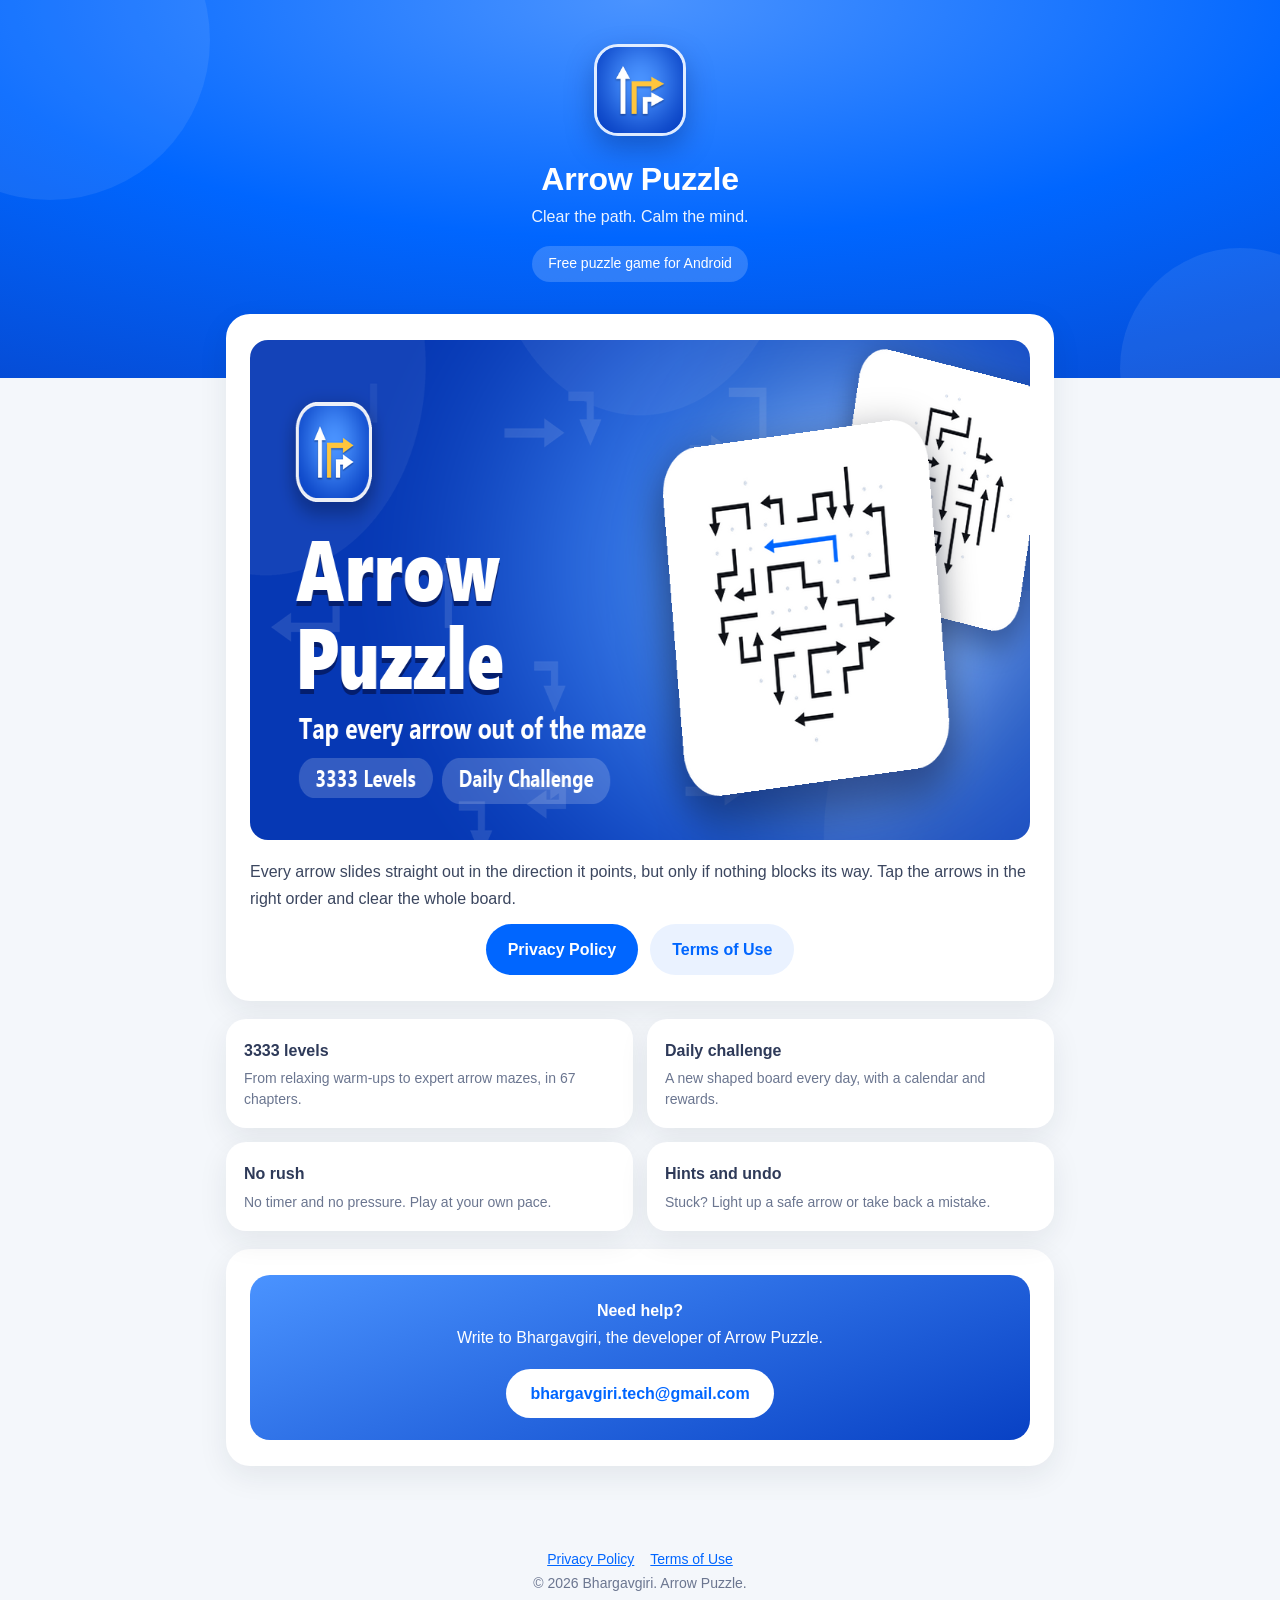
<file: index.html>
<!DOCTYPE html>
<html lang="en">
<head>
<meta charset="utf-8">
<meta name="viewport" content="width=device-width, initial-scale=1">
<meta name="description" content="Arrow Puzzle: a relaxing arrow escape puzzle with 3333 levels. Tap the arrows out in the right order.">
<meta name="theme-color" content="#0066ff">
<title>Arrow Puzzle: Escape Maze Game</title>
<link rel="icon" href="icon.png">
<link rel="stylesheet" href="style.css">
</head>
<body>

<header class="hero">
  <img class="icon" src="icon.png" alt="Arrow Puzzle icon" width="92" height="92">
  <h1>Arrow Puzzle</h1>
  <p>Clear the path. Calm the mind.</p>
  <span class="pill">Free puzzle game for Android</span>
</header>

<main>

<div class="card">
  <img class="feature" src="feature.png" alt="Arrow Puzzle" width="1024" height="500">
  <p>Every arrow slides straight out in the direction it points, but only if nothing blocks its way. Tap the arrows in the right order and clear the whole board.</p>
  <div class="actions">
    <a class="primary" href="privacy-policy.html">Privacy Policy</a>
    <a href="terms.html">Terms of Use</a>
  </div>
</div>

<div class="highlights">
  <div class="highlight">
    <h3>3333 levels</h3>
    <p>From relaxing warm-ups to expert arrow mazes, in 67 chapters.</p>
  </div>
  <div class="highlight">
    <h3>Daily challenge</h3>
    <p>A new shaped board every day, with a calendar and rewards.</p>
  </div>
  <div class="highlight">
    <h3>No rush</h3>
    <p>No timer and no pressure. Play at your own pace.</p>
  </div>
  <div class="highlight">
    <h3>Hints and undo</h3>
    <p>Stuck? Light up a safe arrow or take back a mistake.</p>
  </div>
</div>

<div class="card">
  <div class="contact">
    <p><strong>Need help?</strong><br>Write to Bhargavgiri, the developer of Arrow Puzzle.</p>
    <a class="button" href="mailto:bhargavgiri.tech@gmail.com">bhargavgiri.tech@gmail.com</a>
  </div>
</div>

</main>

<footer>
  <a href="privacy-policy.html">Privacy Policy</a><a href="terms.html">Terms of Use</a>
  <p>&copy; 2026 Bhargavgiri. Arrow Puzzle.</p>
</footer>

</body>
</html>
</file>
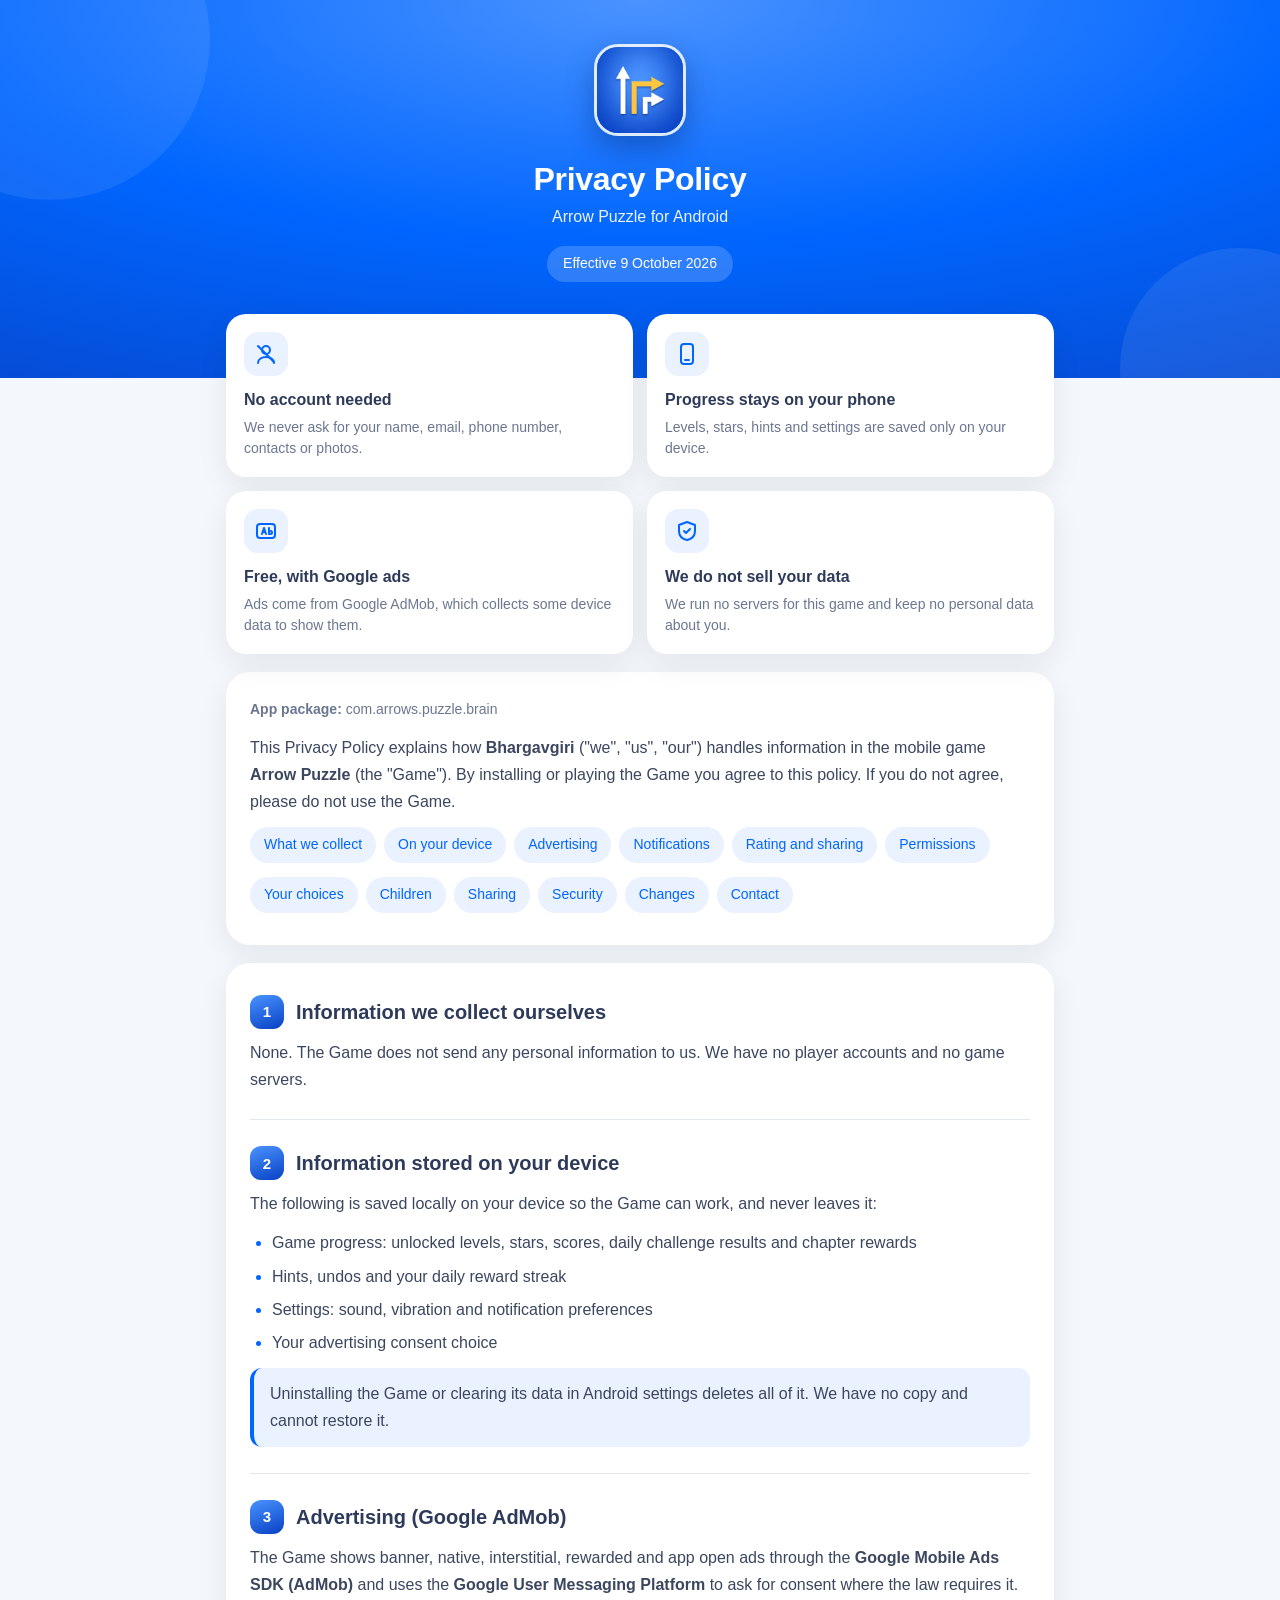
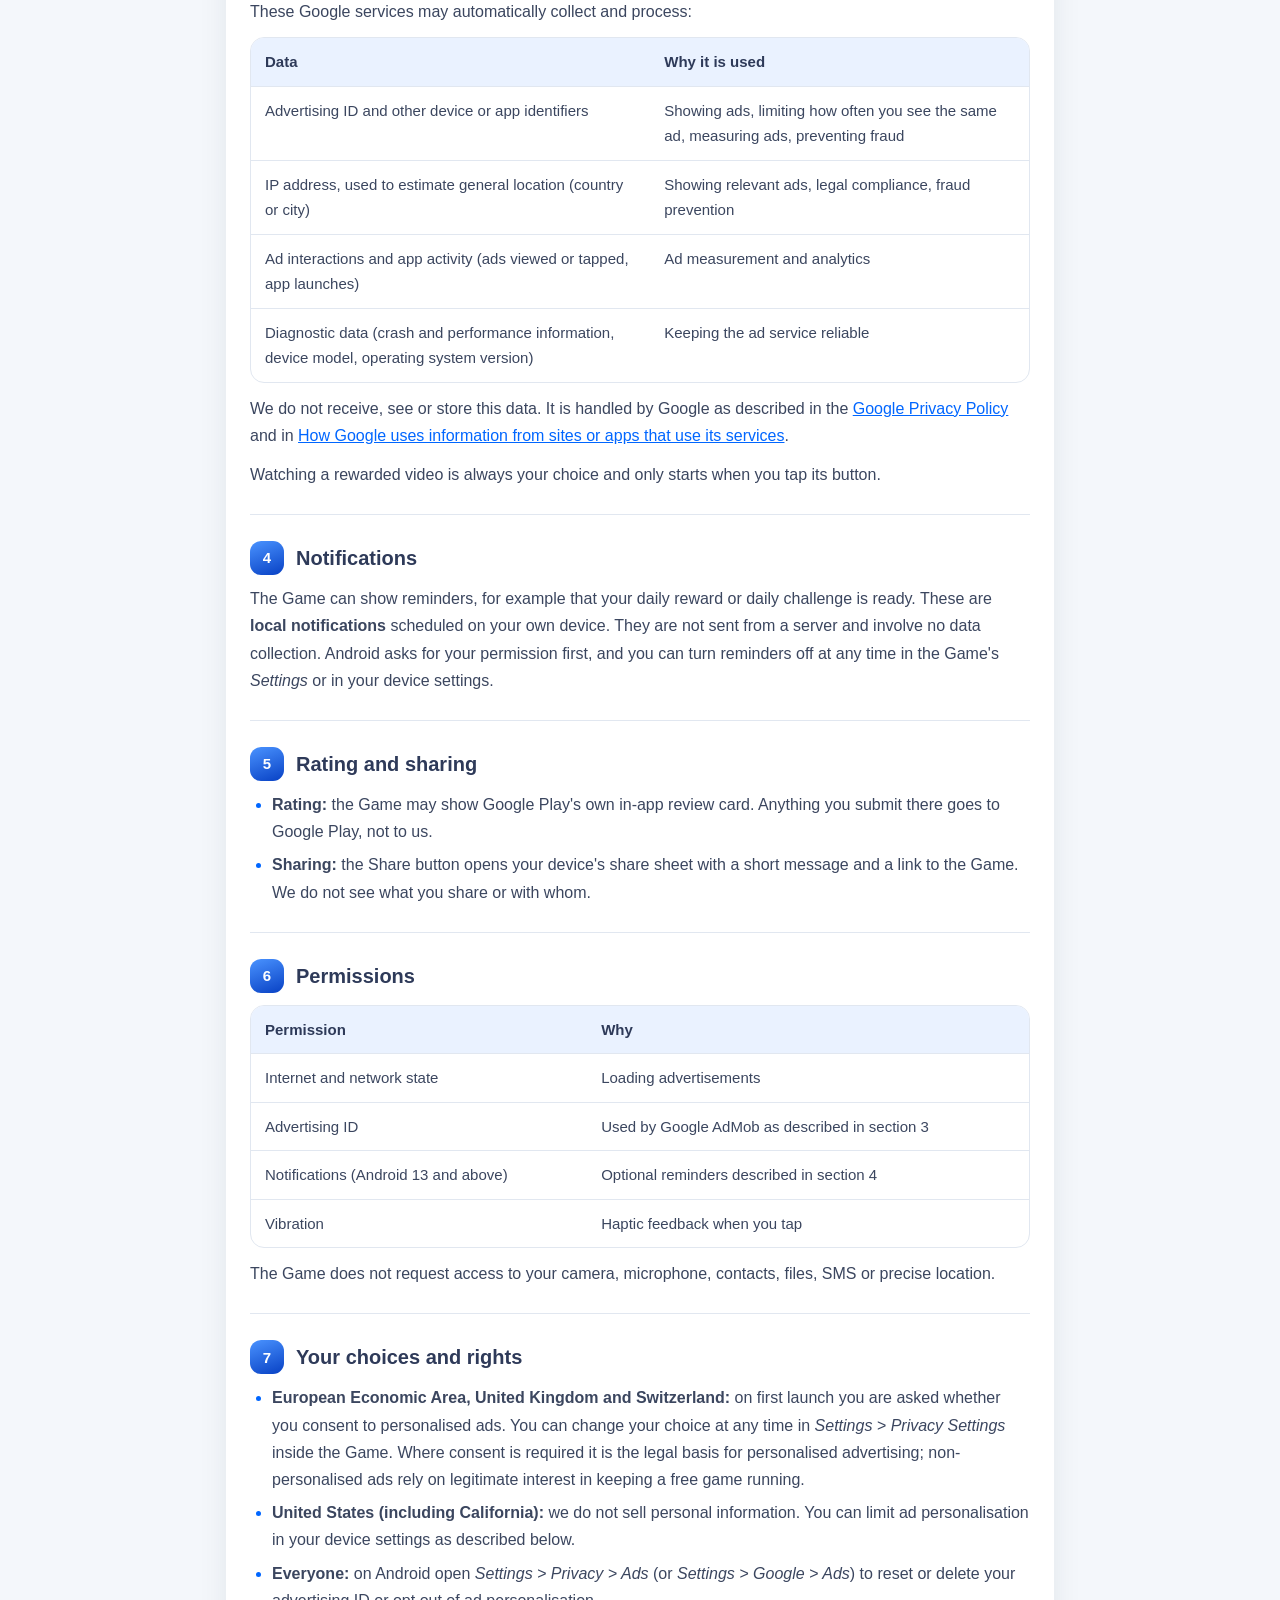
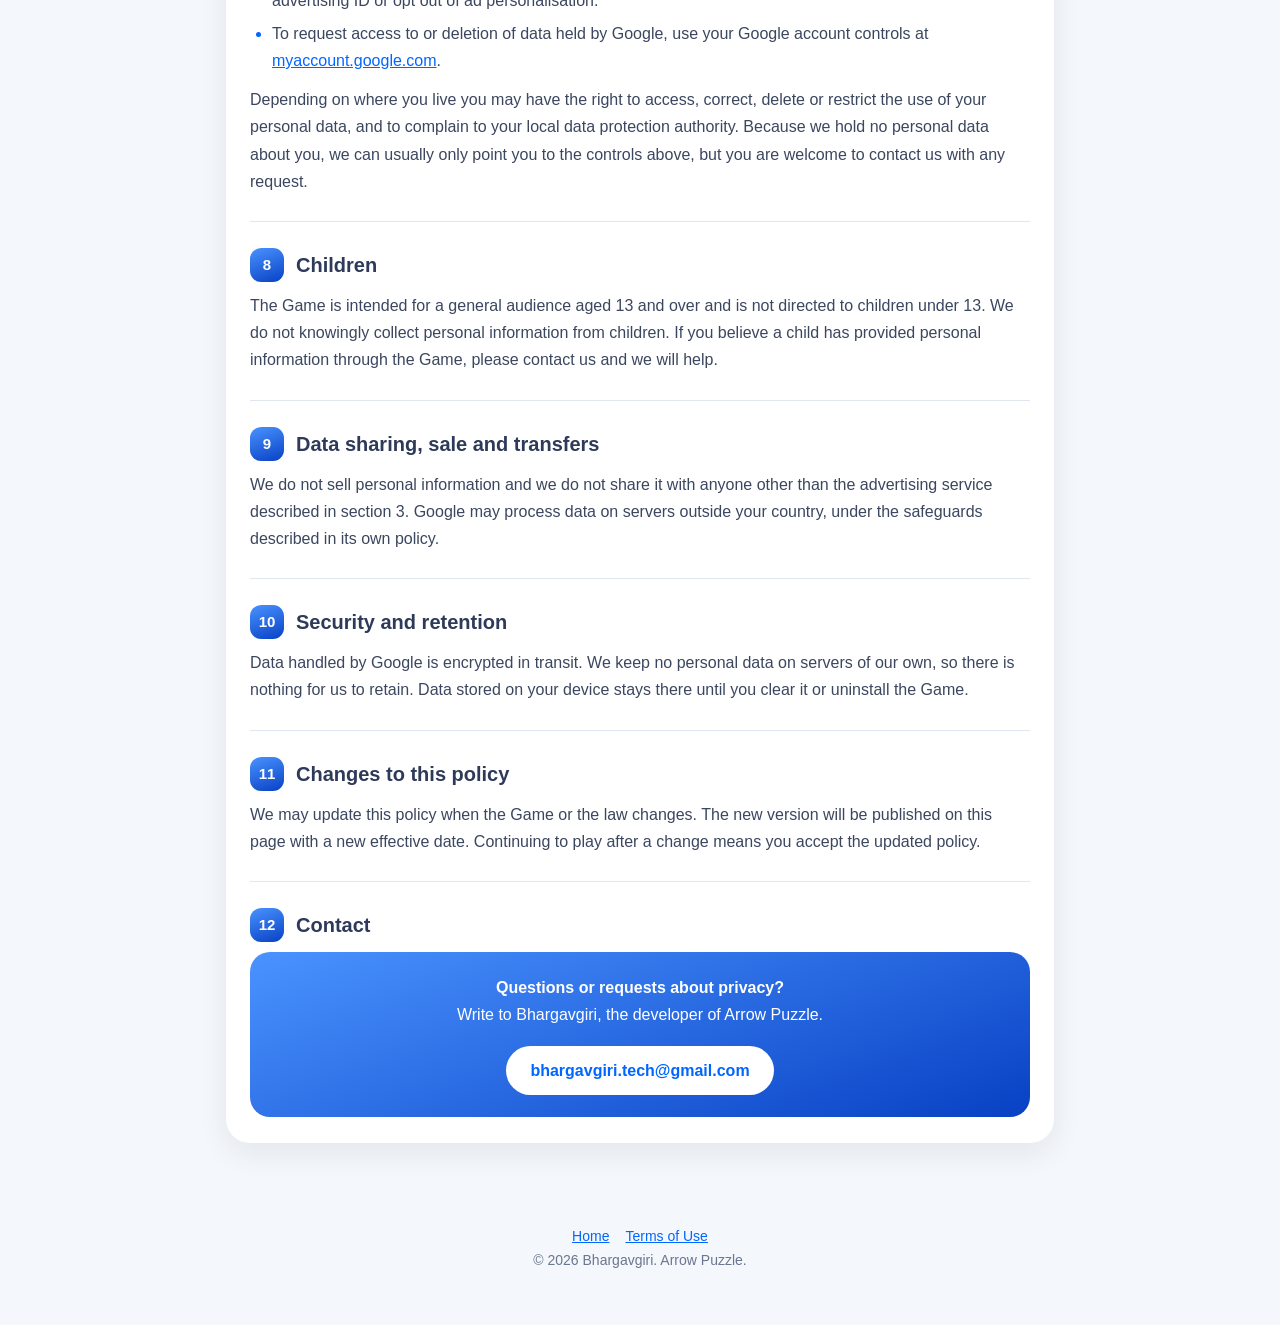
<file: privacy-policy.html>
<!DOCTYPE html>
<html lang="en">
<head>
<meta charset="utf-8">
<meta name="viewport" content="width=device-width, initial-scale=1">
<meta name="description" content="Privacy Policy for the Arrow Puzzle mobile game: no account, progress stays on your device, ads by Google AdMob.">
<meta name="theme-color" content="#0066ff">
<title>Privacy Policy - Arrow Puzzle</title>
<link rel="icon" href="icon.png">
<link rel="stylesheet" href="style.css">
</head>
<body>

<header class="hero">
  <img class="icon" src="icon.png" alt="Arrow Puzzle icon" width="92" height="92">
  <h1>Privacy Policy</h1>
  <p>Arrow Puzzle for Android</p>
  <span class="pill">Effective 9 October 2026</span>
</header>

<main>

<div class="highlights">
  <div class="highlight">
    <div class="badge"><svg viewBox="0 0 24 24" fill="none" stroke="currentColor" stroke-width="2" stroke-linecap="round" stroke-linejoin="round"><circle cx="12" cy="8" r="4"/><path d="M4 21c0-4 4-6 8-6s8 2 8 6"/><path d="M4 4l16 16"/></svg></div>
    <h3>No account needed</h3>
    <p>We never ask for your name, email, phone number, contacts or photos.</p>
  </div>
  <div class="highlight">
    <div class="badge"><svg viewBox="0 0 24 24" fill="none" stroke="currentColor" stroke-width="2" stroke-linecap="round" stroke-linejoin="round"><rect x="6" y="2" width="12" height="20" rx="3"/><path d="M10 18h4"/></svg></div>
    <h3>Progress stays on your phone</h3>
    <p>Levels, stars, hints and settings are saved only on your device.</p>
  </div>
  <div class="highlight">
    <div class="badge"><svg viewBox="0 0 24 24" fill="none" stroke="currentColor" stroke-width="2" stroke-linecap="round" stroke-linejoin="round"><rect x="3" y="5" width="18" height="14" rx="3"/><path d="M8 15l2-6 2 6M8.6 13h2.8M15 9v6M15 12h1.5a1.5 1.5 0 010 3H15"/></svg></div>
    <h3>Free, with Google ads</h3>
    <p>Ads come from Google AdMob, which collects some device data to show them.</p>
  </div>
  <div class="highlight">
    <div class="badge"><svg viewBox="0 0 24 24" fill="none" stroke="currentColor" stroke-width="2" stroke-linecap="round" stroke-linejoin="round"><path d="M12 3l8 3v6c0 5-3.5 8-8 9-4.5-1-8-4-8-9V6l8-3z"/><path d="M9 12l2 2 4-4"/></svg></div>
    <h3>We do not sell your data</h3>
    <p>We run no servers for this game and keep no personal data about you.</p>
  </div>
</div>

<div class="card">
  <p class="meta"><strong>App package:</strong> com.arrows.puzzle.brain</p>
  <p>This Privacy Policy explains how <strong>Bhargavgiri</strong> ("we", "us", "our") handles information in the mobile game <strong>Arrow Puzzle</strong> (the "Game"). By installing or playing the Game you agree to this policy. If you do not agree, please do not use the Game.</p>
  <ul class="toc">
    <li><a href="#collect">What we collect</a></li>
    <li><a href="#device">On your device</a></li>
    <li><a href="#ads">Advertising</a></li>
    <li><a href="#notifications">Notifications</a></li>
    <li><a href="#rating">Rating and sharing</a></li>
    <li><a href="#permissions">Permissions</a></li>
    <li><a href="#rights">Your choices</a></li>
    <li><a href="#children">Children</a></li>
    <li><a href="#sharing">Sharing</a></li>
    <li><a href="#security">Security</a></li>
    <li><a href="#changes">Changes</a></li>
    <li><a href="#contact">Contact</a></li>
  </ul>
</div>

<div class="card">

<section id="collect">
  <h2><span class="num">1</span>Information we collect ourselves</h2>
  <p>None. The Game does not send any personal information to us. We have no player accounts and no game servers.</p>
</section>

<section id="device">
  <h2><span class="num">2</span>Information stored on your device</h2>
  <p>The following is saved locally on your device so the Game can work, and never leaves it:</p>
  <ul>
    <li>Game progress: unlocked levels, stars, scores, daily challenge results and chapter rewards</li>
    <li>Hints, undos and your daily reward streak</li>
    <li>Settings: sound, vibration and notification preferences</li>
    <li>Your advertising consent choice</li>
  </ul>
  <div class="note"><p>Uninstalling the Game or clearing its data in Android settings deletes all of it. We have no copy and cannot restore it.</p></div>
</section>

<section id="ads">
  <h2><span class="num">3</span>Advertising (Google AdMob)</h2>
  <p>The Game shows banner, native, interstitial, rewarded and app open ads through the <strong>Google Mobile Ads SDK (AdMob)</strong> and uses the <strong>Google User Messaging Platform</strong> to ask for consent where the law requires it. These Google services may automatically collect and process:</p>
  <div class="table-wrap">
  <table>
    <tr><th>Data</th><th>Why it is used</th></tr>
    <tr><td>Advertising ID and other device or app identifiers</td><td>Showing ads, limiting how often you see the same ad, measuring ads, preventing fraud</td></tr>
    <tr><td>IP address, used to estimate general location (country or city)</td><td>Showing relevant ads, legal compliance, fraud prevention</td></tr>
    <tr><td>Ad interactions and app activity (ads viewed or tapped, app launches)</td><td>Ad measurement and analytics</td></tr>
    <tr><td>Diagnostic data (crash and performance information, device model, operating system version)</td><td>Keeping the ad service reliable</td></tr>
  </table>
  </div>
  <p>We do not receive, see or store this data. It is handled by Google as described in the
  <a href="https://policies.google.com/privacy">Google Privacy Policy</a> and in
  <a href="https://policies.google.com/technologies/partner-sites">How Google uses information from sites or apps that use its services</a>.</p>
  <p>Watching a rewarded video is always your choice and only starts when you tap its button.</p>
</section>

<section id="notifications">
  <h2><span class="num">4</span>Notifications</h2>
  <p>The Game can show reminders, for example that your daily reward or daily challenge is ready. These are <strong>local notifications</strong> scheduled on your own device. They are not sent from a server and involve no data collection. Android asks for your permission first, and you can turn reminders off at any time in the Game's <em>Settings</em> or in your device settings.</p>
</section>

<section id="rating">
  <h2><span class="num">5</span>Rating and sharing</h2>
  <ul>
    <li><strong>Rating:</strong> the Game may show Google Play's own in-app review card. Anything you submit there goes to Google Play, not to us.</li>
    <li><strong>Sharing:</strong> the Share button opens your device's share sheet with a short message and a link to the Game. We do not see what you share or with whom.</li>
  </ul>
</section>

<section id="permissions">
  <h2><span class="num">6</span>Permissions</h2>
  <div class="table-wrap">
  <table>
    <tr><th>Permission</th><th>Why</th></tr>
    <tr><td>Internet and network state</td><td>Loading advertisements</td></tr>
    <tr><td>Advertising ID</td><td>Used by Google AdMob as described in section 3</td></tr>
    <tr><td>Notifications (Android 13 and above)</td><td>Optional reminders described in section 4</td></tr>
    <tr><td>Vibration</td><td>Haptic feedback when you tap</td></tr>
  </table>
  </div>
  <p>The Game does not request access to your camera, microphone, contacts, files, SMS or precise location.</p>
</section>

<section id="rights">
  <h2><span class="num">7</span>Your choices and rights</h2>
  <ul>
    <li><strong>European Economic Area, United Kingdom and Switzerland:</strong> on first launch you are asked whether you consent to personalised ads. You can change your choice at any time in <em>Settings &gt; Privacy Settings</em> inside the Game. Where consent is required it is the legal basis for personalised advertising; non-personalised ads rely on legitimate interest in keeping a free game running.</li>
    <li><strong>United States (including California):</strong> we do not sell personal information. You can limit ad personalisation in your device settings as described below.</li>
    <li><strong>Everyone:</strong> on Android open <em>Settings &gt; Privacy &gt; Ads</em> (or <em>Settings &gt; Google &gt; Ads</em>) to reset or delete your advertising ID or opt out of ad personalisation.</li>
    <li>To request access to or deletion of data held by Google, use your Google account controls at <a href="https://myaccount.google.com/">myaccount.google.com</a>.</li>
  </ul>
  <p>Depending on where you live you may have the right to access, correct, delete or restrict the use of your personal data, and to complain to your local data protection authority. Because we hold no personal data about you, we can usually only point you to the controls above, but you are welcome to contact us with any request.</p>
</section>

<section id="children">
  <h2><span class="num">8</span>Children</h2>
  <p>The Game is intended for a general audience aged 13 and over and is not directed to children under 13. We do not knowingly collect personal information from children. If you believe a child has provided personal information through the Game, please contact us and we will help.</p>
</section>

<section id="sharing">
  <h2><span class="num">9</span>Data sharing, sale and transfers</h2>
  <p>We do not sell personal information and we do not share it with anyone other than the advertising service described in section 3. Google may process data on servers outside your country, under the safeguards described in its own policy.</p>
</section>

<section id="security">
  <h2><span class="num">10</span>Security and retention</h2>
  <p>Data handled by Google is encrypted in transit. We keep no personal data on servers of our own, so there is nothing for us to retain. Data stored on your device stays there until you clear it or uninstall the Game.</p>
</section>

<section id="changes">
  <h2><span class="num">11</span>Changes to this policy</h2>
  <p>We may update this policy when the Game or the law changes. The new version will be published on this page with a new effective date. Continuing to play after a change means you accept the updated policy.</p>
</section>

<section id="contact">
  <h2><span class="num">12</span>Contact</h2>
  <div class="contact">
    <p><strong>Questions or requests about privacy?</strong><br>Write to Bhargavgiri, the developer of Arrow Puzzle.</p>
    <a class="button" href="mailto:bhargavgiri.tech@gmail.com">bhargavgiri.tech@gmail.com</a>
  </div>
</section>

</div>
</main>

<footer>
  <a href="index.html">Home</a><a href="terms.html">Terms of Use</a>
  <p>&copy; 2026 Bhargavgiri. Arrow Puzzle.</p>
</footer>

</body>
</html>
</file>
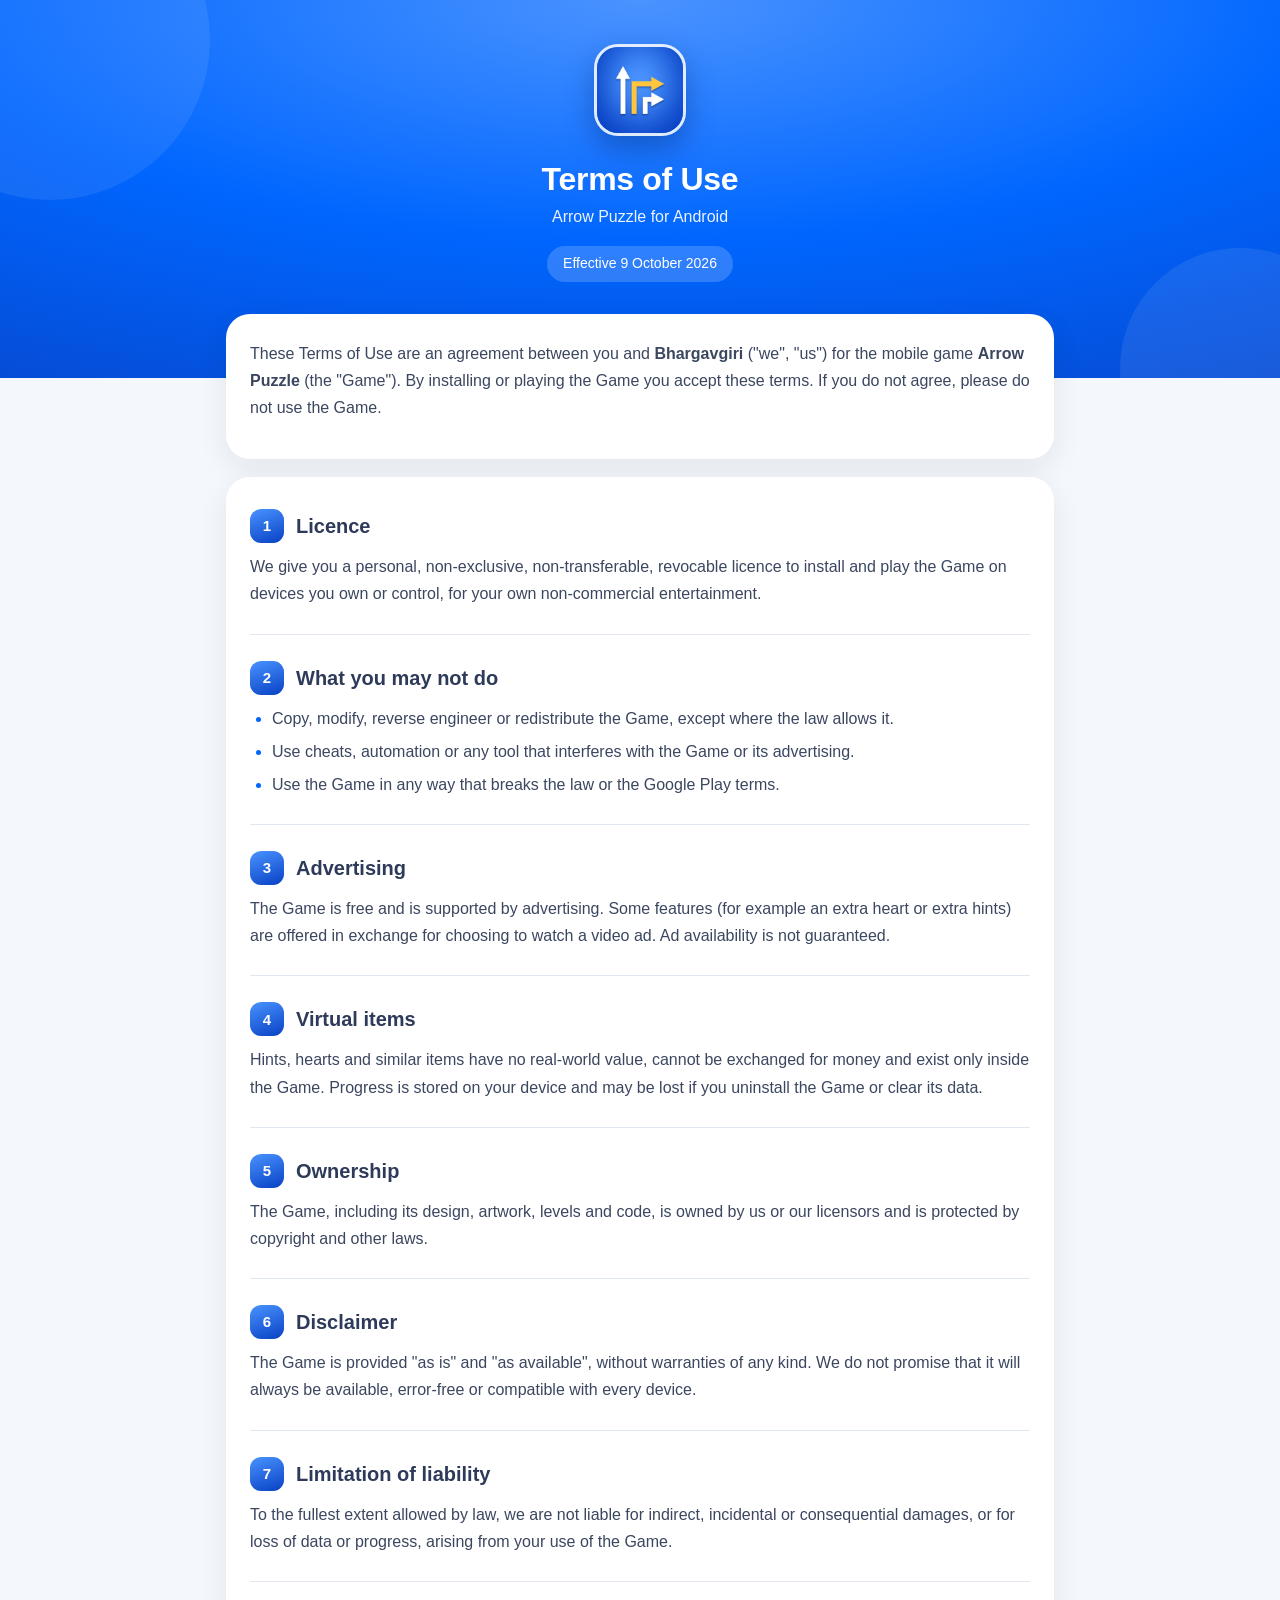
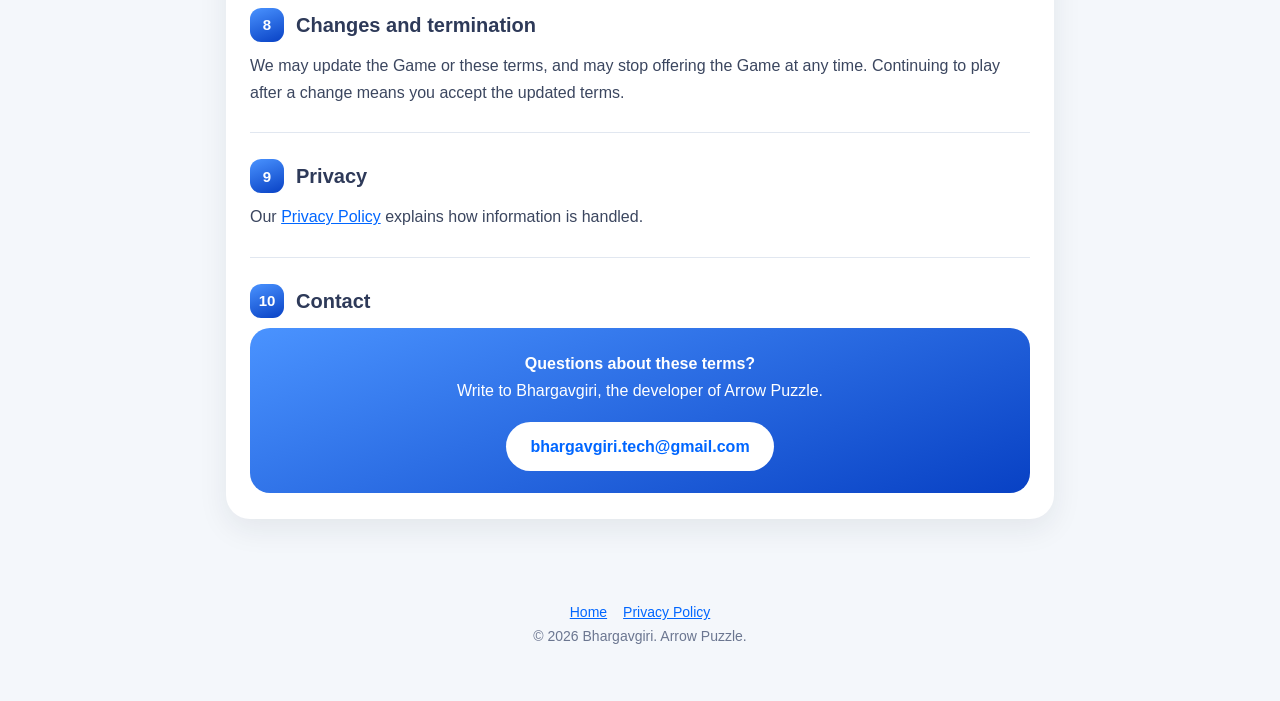
<file: terms.html>
<!DOCTYPE html>
<html lang="en">
<head>
<meta charset="utf-8">
<meta name="viewport" content="width=device-width, initial-scale=1">
<meta name="description" content="Terms of Use for the Arrow Puzzle mobile game.">
<meta name="theme-color" content="#0066ff">
<title>Terms of Use - Arrow Puzzle</title>
<link rel="icon" href="icon.png">
<link rel="stylesheet" href="style.css">
</head>
<body>

<header class="hero">
  <img class="icon" src="icon.png" alt="Arrow Puzzle icon" width="92" height="92">
  <h1>Terms of Use</h1>
  <p>Arrow Puzzle for Android</p>
  <span class="pill">Effective 9 October 2026</span>
</header>

<main>
<div class="card">
  <p>These Terms of Use are an agreement between you and <strong>Bhargavgiri</strong> ("we", "us") for the mobile game <strong>Arrow Puzzle</strong> (the "Game"). By installing or playing the Game you accept these terms. If you do not agree, please do not use the Game.</p>
</div>

<div class="card">

<section>
  <h2><span class="num">1</span>Licence</h2>
  <p>We give you a personal, non-exclusive, non-transferable, revocable licence to install and play the Game on devices you own or control, for your own non-commercial entertainment.</p>
</section>

<section>
  <h2><span class="num">2</span>What you may not do</h2>
  <ul>
  <li>Copy, modify, reverse engineer or redistribute the Game, except where the law allows it.</li>
  <li>Use cheats, automation or any tool that interferes with the Game or its advertising.</li>
  <li>Use the Game in any way that breaks the law or the Google Play terms.</li>
</ul>
</section>

<section>
  <h2><span class="num">3</span>Advertising</h2>
  <p>The Game is free and is supported by advertising. Some features (for example an extra heart or extra hints) are offered in exchange for choosing to watch a video ad. Ad availability is not guaranteed.</p>
</section>

<section>
  <h2><span class="num">4</span>Virtual items</h2>
  <p>Hints, hearts and similar items have no real-world value, cannot be exchanged for money and exist only inside the Game. Progress is stored on your device and may be lost if you uninstall the Game or clear its data.</p>
</section>

<section>
  <h2><span class="num">5</span>Ownership</h2>
  <p>The Game, including its design, artwork, levels and code, is owned by us or our licensors and is protected by copyright and other laws.</p>
</section>

<section>
  <h2><span class="num">6</span>Disclaimer</h2>
  <p>The Game is provided "as is" and "as available", without warranties of any kind. We do not promise that it will always be available, error-free or compatible with every device.</p>
</section>

<section>
  <h2><span class="num">7</span>Limitation of liability</h2>
  <p>To the fullest extent allowed by law, we are not liable for indirect, incidental or consequential damages, or for loss of data or progress, arising from your use of the Game.</p>
</section>

<section>
  <h2><span class="num">8</span>Changes and termination</h2>
  <p>We may update the Game or these terms, and may stop offering the Game at any time. Continuing to play after a change means you accept the updated terms.</p>
</section>

<section>
  <h2><span class="num">9</span>Privacy</h2>
  <p>Our <a href="privacy-policy.html">Privacy Policy</a> explains how information is handled.</p>
</section>

<section>
  <h2><span class="num">10</span>Contact</h2>
  <div class="contact">
    <p><strong>Questions about these terms?</strong><br>Write to Bhargavgiri, the developer of Arrow Puzzle.</p>
    <a class="button" href="mailto:bhargavgiri.tech@gmail.com">bhargavgiri.tech@gmail.com</a>
  </div>
</section>

</div>
</main>

<footer>
  <a href="index.html">Home</a><a href="privacy-policy.html">Privacy Policy</a>
  <p>&copy; 2026 Bhargavgiri. Arrow Puzzle.</p>
</footer>

</body>
</html>
</file>
<file: style.css>
:root {
  --blue: #0066ff;
  --blue-dark: #0841c4;
  --blue-light: #4a93ff;
  --navy: #2e3a59;
  --text: #3b465f;
  --muted: #6b7690;
  --bg: #f4f7fb;
  --card: #ffffff;
  --line: #e1e7f0;
  --soft: #eaf2ff;
  --gold: #ffc53d;
}

* { box-sizing: border-box; }
html { scroll-behavior: smooth; }

body {
  margin: 0;
  font-family: -apple-system, "Segoe UI", Roboto, Helvetica, Arial, sans-serif;
  font-size: 16px;
  line-height: 1.7;
  color: var(--text);
  background: var(--bg);
}

a { color: var(--blue); }

/* ---------- Hero ---------- */
.hero {
  position: relative;
  overflow: hidden;
  background: radial-gradient(120% 140% at 50% 0%, var(--blue-light) 0%, var(--blue) 45%, var(--blue-dark) 100%);
  color: #fff;
  text-align: center;
  padding: 44px 16px 96px;
}

.hero::before, .hero::after {
  content: "";
  position: absolute;
  border-radius: 50%;
  background: rgba(255, 255, 255, .08);
}
.hero::before { width: 320px; height: 320px; left: -110px; top: -120px; }
.hero::after { width: 240px; height: 240px; right: -80px; bottom: -110px; }

.hero .icon {
  width: 92px;
  height: 92px;
  border-radius: 24px;
  box-shadow: 0 12px 28px rgba(4, 30, 100, .35);
  border: 3px solid rgba(255, 255, 255, .85);
  position: relative;
}
.hero h1 { margin: 16px 0 4px; font-size: 32px; line-height: 1.2; letter-spacing: -.3px; position: relative; }
.hero p { margin: 0; color: #fff; opacity: .92; position: relative; }

.pill {
  display: inline-block;
  margin-top: 16px;
  padding: 6px 16px;
  border-radius: 999px;
  background: rgba(255, 255, 255, .18);
  color: #fff;
  font-size: 14px;
  position: relative;
}

/* ---------- Layout ---------- */
main { max-width: 860px; margin: -64px auto 0; padding: 0 16px 56px; position: relative; }

.card {
  background: var(--card);
  border-radius: 24px;
  padding: 26px 24px;
  box-shadow: 0 10px 30px rgba(27, 36, 56, .08);
  margin-bottom: 18px;
}

/* ---------- Highlights ---------- */
.highlights { display: grid; grid-template-columns: repeat(2, 1fr); gap: 14px; margin-bottom: 18px; }
.highlight {
  background: var(--card);
  border-radius: 20px;
  padding: 18px;
  box-shadow: 0 10px 30px rgba(27, 36, 56, .08);
}
.highlight .badge {
  width: 44px;
  height: 44px;
  border-radius: 14px;
  background: var(--soft);
  color: var(--blue);
  display: flex;
  align-items: center;
  justify-content: center;
  margin-bottom: 10px;
}
.highlight .badge svg { width: 24px; height: 24px; }
.highlight h3 { margin: 0 0 4px; font-size: 16px; color: var(--navy); }
.highlight p { margin: 0; font-size: 14px; line-height: 1.5; color: var(--muted); }

/* ---------- Contents ---------- */
.toc { display: flex; flex-wrap: wrap; gap: 8px; margin: 4px 0 0; padding: 0; list-style: none; }
.toc a {
  display: block;
  padding: 6px 14px;
  border-radius: 999px;
  background: var(--soft);
  color: var(--blue);
  font-size: 14px;
  text-decoration: none;
}
.toc a:hover { background: var(--blue); color: #fff; }

/* ---------- Sections ---------- */
section { padding-top: 6px; scroll-margin-top: 16px; }
section + section { margin-top: 26px; padding-top: 26px; border-top: 1px solid var(--line); }

h2 {
  display: flex;
  align-items: center;
  gap: 12px;
  margin: 0 0 10px;
  font-size: 20px;
  line-height: 1.3;
  color: var(--navy);
}
h2 .num {
  flex: 0 0 auto;
  width: 34px;
  height: 34px;
  border-radius: 11px;
  background: linear-gradient(160deg, var(--blue-light), var(--blue-dark));
  color: #fff;
  font-size: 15px;
  display: flex;
  align-items: center;
  justify-content: center;
}

p { margin: 0 0 12px; }
ul { margin: 0 0 12px; padding-left: 22px; }
li { margin-bottom: 6px; }
li::marker { color: var(--blue); }

.note {
  background: var(--soft);
  border-left: 4px solid var(--blue);
  border-radius: 12px;
  padding: 12px 16px;
  margin: 12px 0;
}
.note p:last-child { margin-bottom: 0; }

.table-wrap { overflow-x: auto; margin: 12px 0; border: 1px solid var(--line); border-radius: 14px; }
table { border-collapse: collapse; width: 100%; font-size: 15px; }
th, td { padding: 11px 14px; text-align: left; vertical-align: top; border-bottom: 1px solid var(--line); }
tr:last-child td { border-bottom: 0; }
th { background: var(--soft); color: var(--navy); font-weight: 600; }

.contact {
  background: linear-gradient(160deg, var(--blue-light), var(--blue-dark));
  color: #fff;
  border-radius: 20px;
  padding: 22px;
  text-align: center;
}
.contact p { color: #fff; }
.contact a.button {
  display: inline-block;
  margin-top: 6px;
  padding: 11px 24px;
  border-radius: 999px;
  background: #fff;
  color: var(--blue);
  font-weight: 600;
  text-decoration: none;
}

.meta { color: var(--muted); font-size: 14px; }

footer { text-align: center; color: var(--muted); font-size: 14px; padding: 8px 16px 40px; }
footer a { margin: 0 8px; }

/* ---------- Home page ---------- */
.actions { display: flex; flex-wrap: wrap; gap: 12px; justify-content: center; margin-top: 8px; }
.actions a {
  padding: 12px 22px;
  border-radius: 999px;
  background: var(--soft);
  color: var(--blue);
  font-weight: 600;
  text-decoration: none;
}
.actions a.primary { background: var(--blue); color: #fff; }
.feature { width: 100%; border-radius: 18px; display: block; margin-bottom: 18px; }

@media (max-width: 560px) {
  .highlights { grid-template-columns: 1fr; }
  .hero h1 { font-size: 27px; }
  .card { padding: 22px 18px; }
}
</file>
